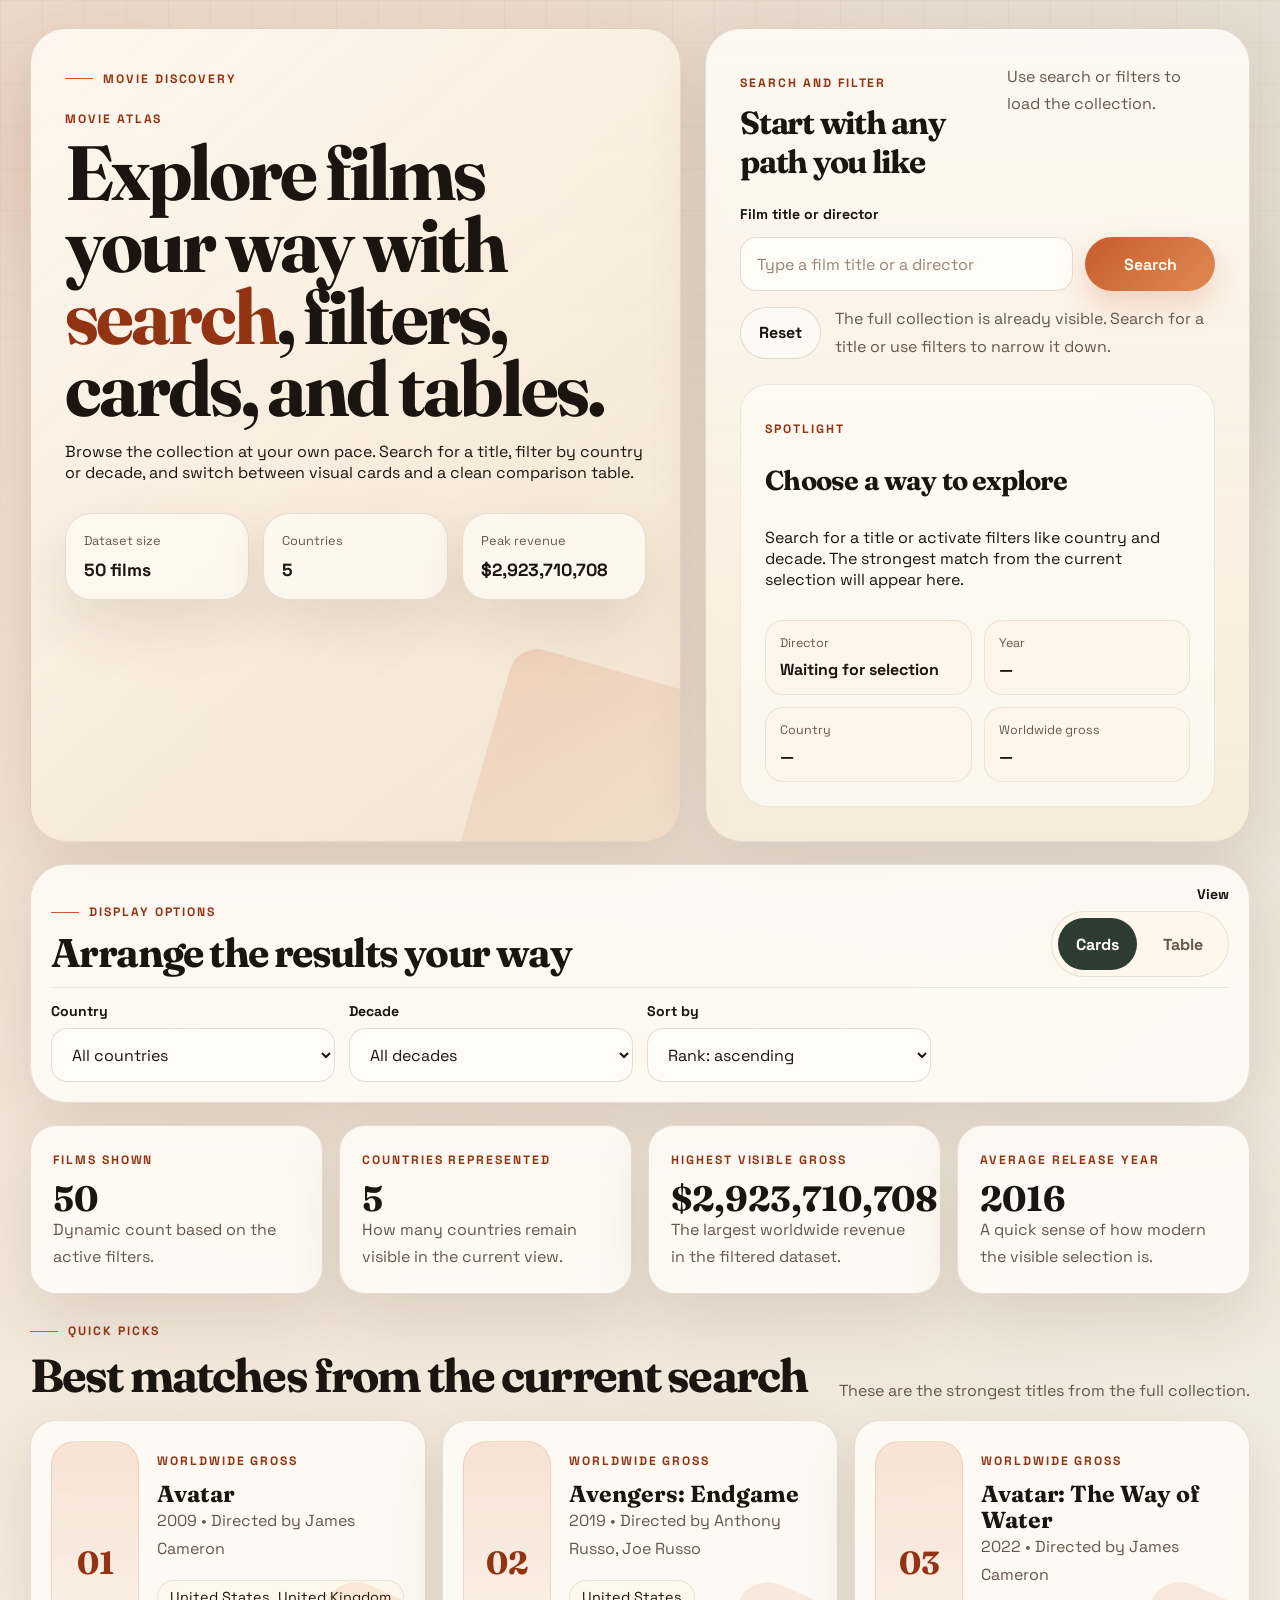
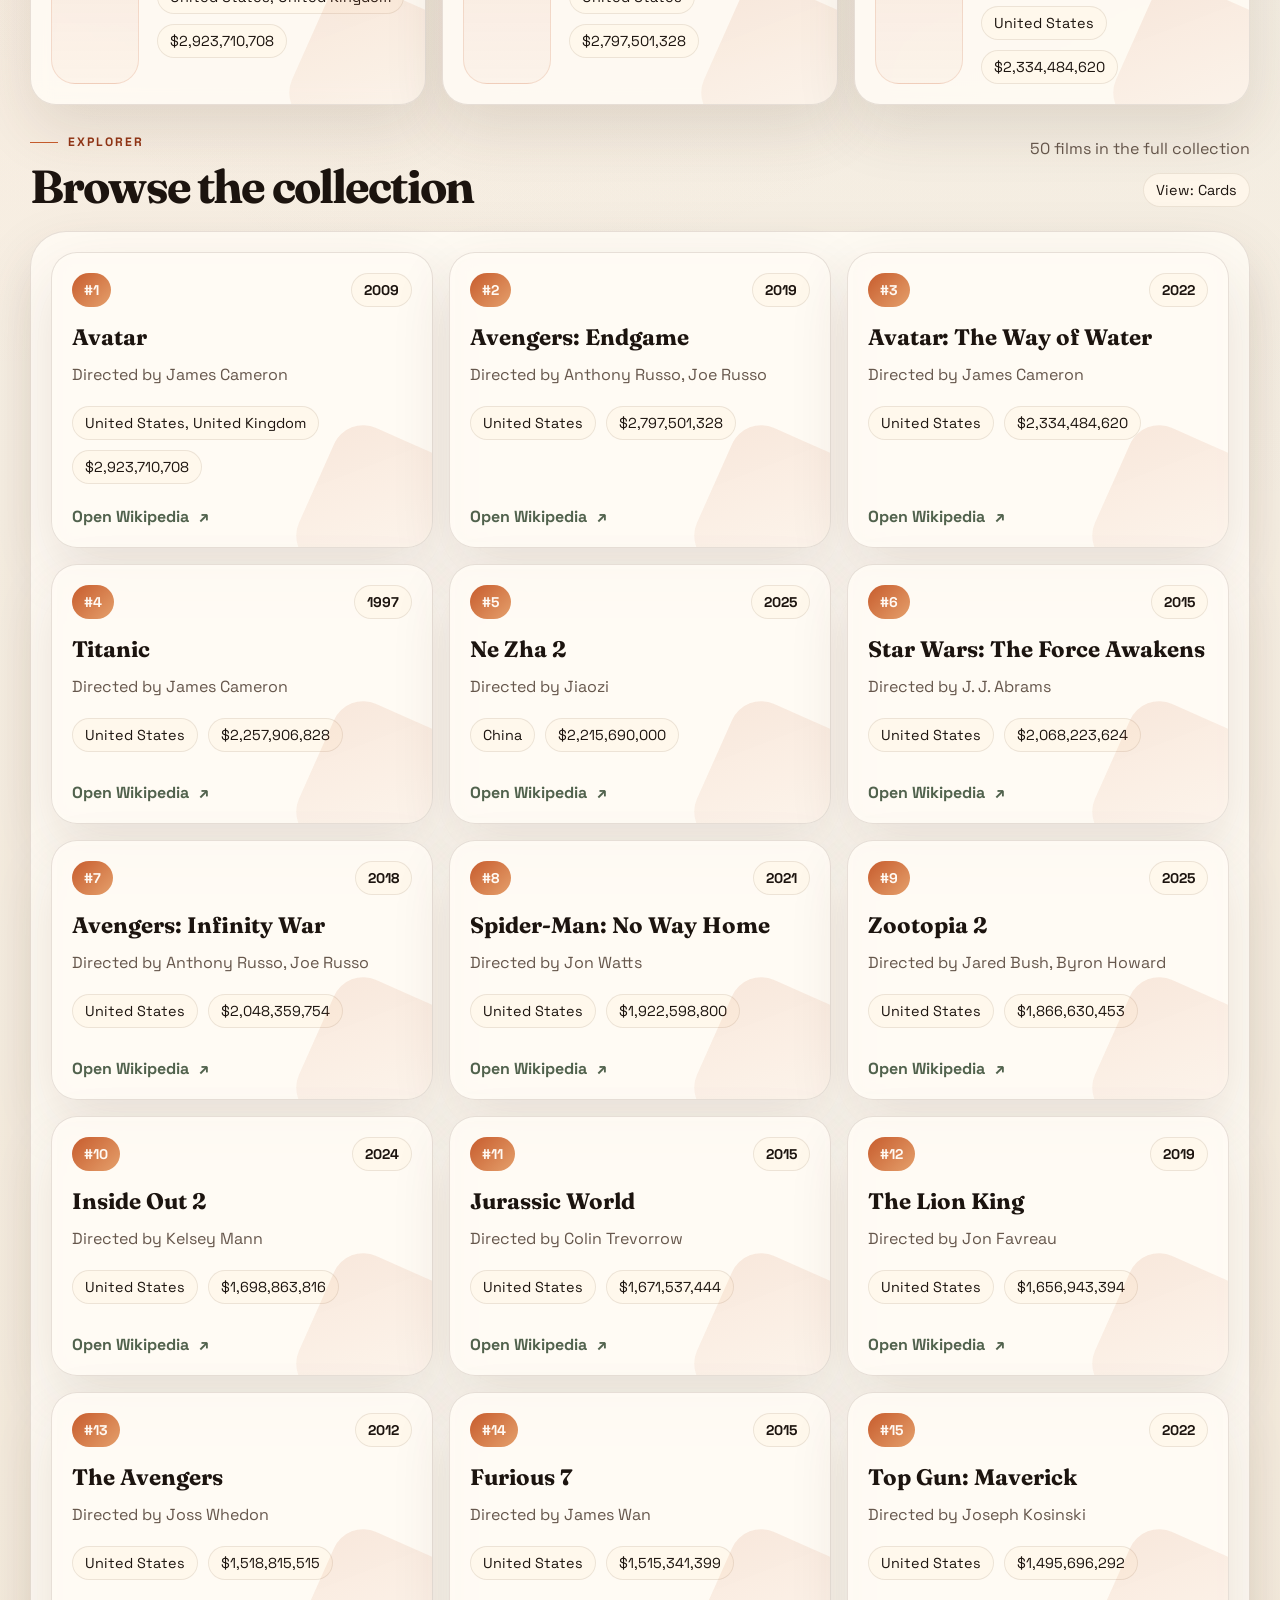
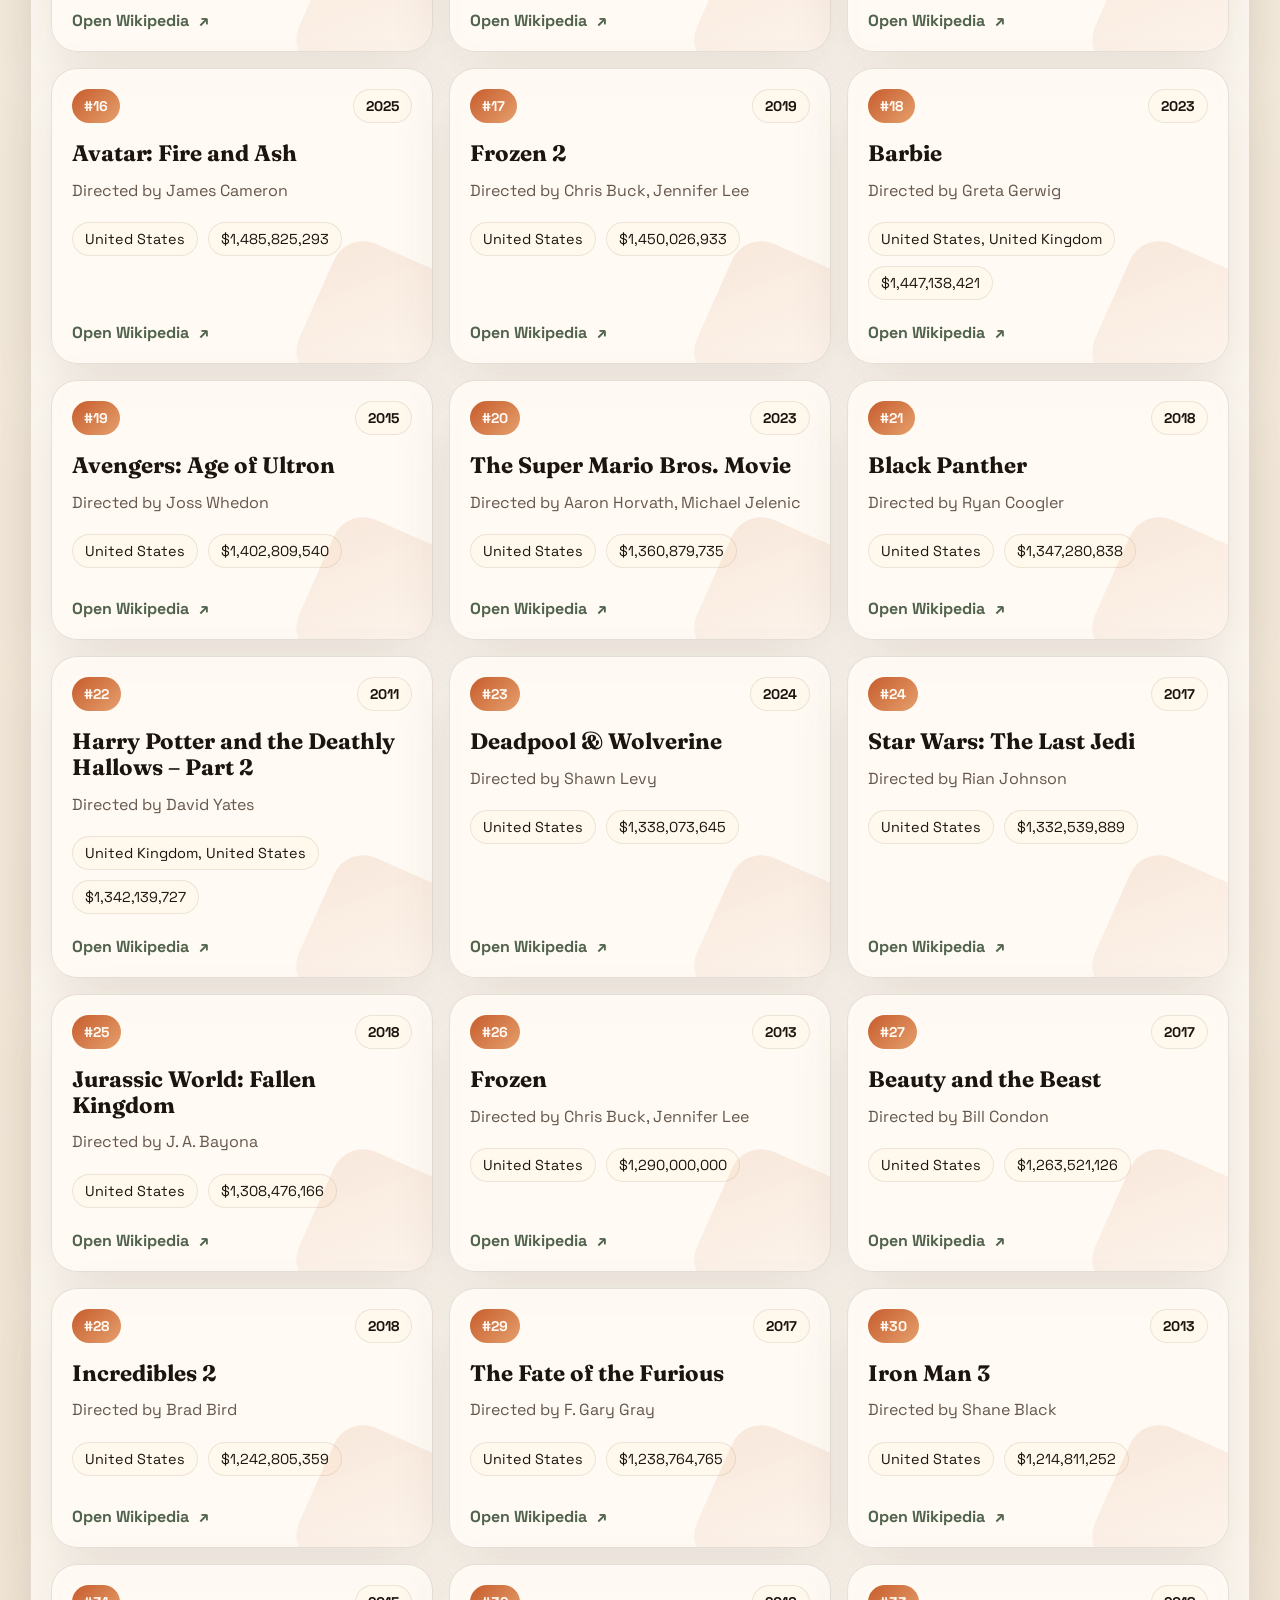
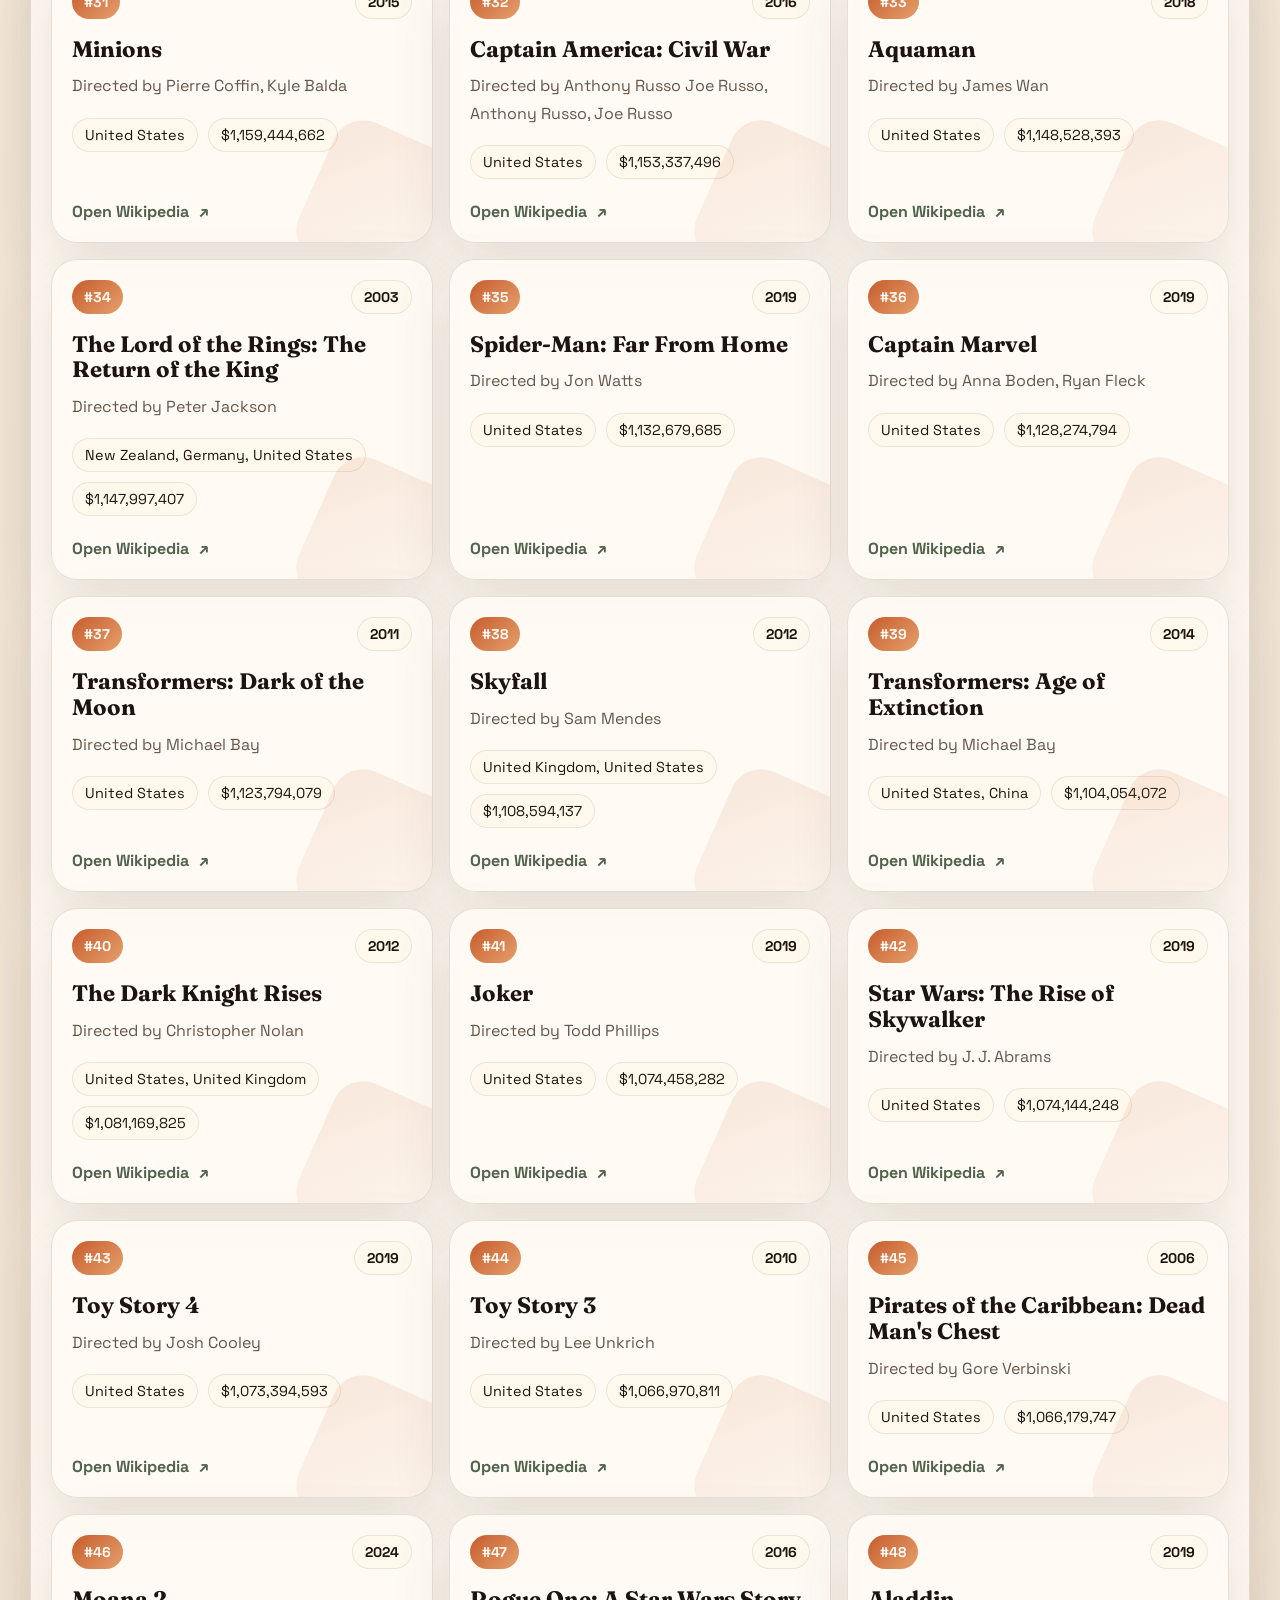
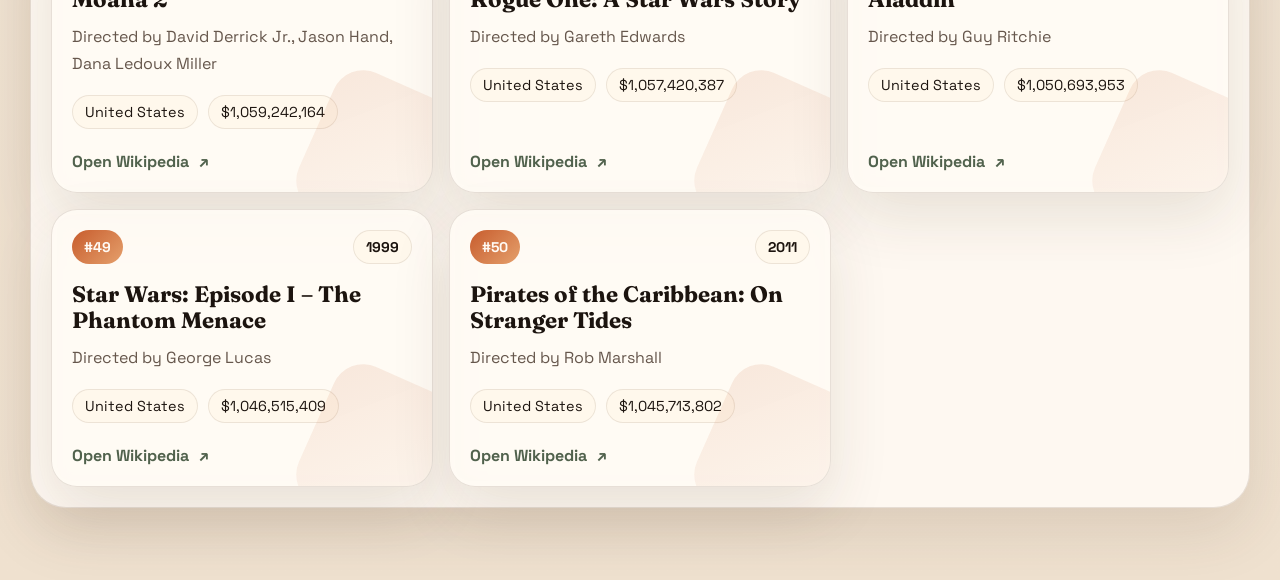
<file: docs/index.html>
<!DOCTYPE html>
<html lang="en">
  <head>
    <meta charset="UTF-8" />
    <meta name="viewport" content="width=device-width, initial-scale=1.0" />
    <title>Movie Atlas | Explore Popular Films</title>
    <meta
      name="description"
      content="Browse popular films, compare titles in cards or tables, and filter the collection by year, country, and release period."
    />
    <script>
      if ("scrollRestoration" in history) {
        history.scrollRestoration = "manual";
      }
      if (location.hash) {
        history.replaceState(null, "", location.pathname + location.search);
      }
      window.scrollTo(0, 0);
    </script>
    <link rel="preconnect" href="https://fonts.googleapis.com" />
    <link rel="preconnect" href="https://fonts.gstatic.com" crossorigin />
    <link
      href="https://fonts.googleapis.com/css2?family=Fraunces:opsz,wght@9..144,500;9..144,600;9..144,700&family=Space+Grotesk:wght@400;500;700&display=swap"
      rel="stylesheet"
    />
    <link rel="stylesheet" href="./style.css" />
  </head>
  <body>
    <div class="backdrop">
      <div class="orb orb-one"></div>
      <div class="orb orb-two"></div>
      <div class="orb orb-three"></div>
      <div class="grid-overlay"></div>
      <div class="noise"></div>
    </div>

    <main class="page" id="appRoot">
      <section class="hero shell">
        <div class="hero-copy">
          <span class="eyebrow">Movie Discovery</span>
          <p class="hero-kicker">Movie Atlas</p>
          <h1>
            Explore films your way with <span>search</span>, filters, cards, and tables.
          </h1>
          <p>
            Browse the collection at your own pace. Search for a title, filter by country or
            decade, and switch between visual cards and a clean comparison table.
          </p>

          <div class="hero-meta">
            <article class="mini-stat glass-card">
              <span>Dataset size</span>
              <strong id="heroFilmCount">0 films</strong>
            </article>
            <article class="mini-stat glass-card">
              <span>Countries</span>
              <strong id="heroCountryCount">0</strong>
            </article>
            <article class="mini-stat glass-card">
              <span>Peak revenue</span>
              <strong id="heroTopGross">$0</strong>
            </article>
          </div>
        </div>

        <aside class="hero-panel glass-card">
          <div class="search-panel-header">
            <div>
              <p class="panel-label">Search and filter</p>
              <h2>Start with any path you like</h2>
            </div>
            <p class="search-panel-note">Use search or filters to load the collection.</p>
          </div>

          <form class="search-form" id="searchForm">
            <label class="search-label" for="searchInput">Film title or director</label>
            <div class="search-row">
              <input
                id="searchInput"
                type="search"
                placeholder="Type a film title or a director"
                autocomplete="off"
              />
              <button class="primary-button search-submit" id="searchButton" type="submit">
                Search
              </button>
            </div>
            <div class="search-actions">
              <button class="ghost-button" id="resetButton" type="button">Reset</button>
              <p id="searchHint">Search for a title or use filters below to open the collection.</p>
            </div>
          </form>

          <div class="spotlight-panel">
            <p class="panel-label">Spotlight</p>
            <h3 id="spotlightTitle">Choose a way to explore</h3>
            <p id="spotlightDescription">
              Search for a title or activate filters like country and decade. The strongest match
              from the current selection will appear here.
            </p>
            <div class="spotlight-grid">
              <div>
                <span>Director</span>
                <strong id="spotlightDirector">Waiting for selection</strong>
              </div>
              <div>
                <span>Year</span>
                <strong id="spotlightYear">—</strong>
              </div>
              <div>
                <span>Country</span>
                <strong id="spotlightCountry">—</strong>
              </div>
              <div>
                <span>Worldwide gross</span>
                <strong id="spotlightGross">—</strong>
              </div>
            </div>
          </div>
        </aside>
      </section>

      <section class="controls-wrap shell">
        <div class="controls glass-card">
          <div class="controls-heading">
            <div>
              <span class="eyebrow">Display options</span>
              <h2>Arrange the results your way</h2>
            </div>
            <div class="view-group">
              <label>View</label>
              <div class="view-switch" role="group" aria-label="Choose display mode">
                <button
                  class="view-button is-active"
                  data-view="cards"
                  type="button"
                  aria-pressed="true"
                >
                  Cards
                </button>
                <button class="view-button" data-view="table" type="button" aria-pressed="false">
                  Table
                </button>
              </div>
            </div>
          </div>

          <div class="control-group">
            <label for="countryFilter">Country</label>
            <select id="countryFilter">
              <option value="all">All countries</option>
            </select>
          </div>

          <div class="control-group">
            <label for="decadeFilter">Decade</label>
            <select id="decadeFilter">
              <option value="all">All decades</option>
            </select>
          </div>

          <div class="control-group">
            <label for="sortSelect">Sort by</label>
            <select id="sortSelect">
              <option value="rank-asc">Rank: ascending</option>
              <option value="gross-desc">Gross: highest first</option>
              <option value="year-desc">Year: newest first</option>
              <option value="year-asc">Year: oldest first</option>
              <option value="title-asc">Title: A-Z</option>
            </select>
          </div>
        </div>
      </section>

      <section class="stats shell">
        <article class="stat-card glass-card">
          <span class="stat-label">Films shown</span>
          <strong id="filmCount">0</strong>
          <p>Dynamic count based on the active filters.</p>
        </article>
        <article class="stat-card glass-card">
          <span class="stat-label">Countries represented</span>
          <strong id="countryCount">0</strong>
          <p>How many countries remain visible in the current view.</p>
        </article>
        <article class="stat-card glass-card">
          <span class="stat-label">Highest visible gross</span>
          <strong id="topGross">$0</strong>
          <p>The largest worldwide revenue in the filtered dataset.</p>
        </article>
        <article class="stat-card glass-card">
          <span class="stat-label">Average release year</span>
          <strong id="averageYear">—</strong>
          <p>A quick sense of how modern the visible selection is.</p>
        </article>
      </section>

      <section class="featured shell" id="featuredSection">
        <div class="section-heading">
          <div>
            <span class="eyebrow">Quick picks</span>
            <h2>Best matches from the current search</h2>
          </div>
          <p id="featuredSummary">
            Use search or filters first, then these highlight cards will appear here.
          </p>
        </div>
        <div class="featured-grid" id="featuredGrid"></div>
      </section>

      <section class="results shell" id="results">
        <div class="section-heading results-heading">
          <div>
            <span class="eyebrow">Explorer</span>
            <h2>Browse the collection</h2>
          </div>
          <div class="results-info">
            <p id="resultsSummary">Loading collection...</p>
            <div class="active-filters" id="activeFilters"></div>
          </div>
        </div>

        <div class="results-panel glass-card">
          <div class="cards-view" id="cardsView"></div>

          <div class="table-view hidden" id="tableView">
            <div class="table-wrap">
              <table>
                <thead>
                  <tr>
                    <th>Rank</th>
                    <th>Film</th>
                    <th>Year</th>
                    <th>Director</th>
                    <th>Country</th>
                    <th>Worldwide Gross</th>
                  </tr>
                </thead>
                <tbody id="filmsTableBody"></tbody>
              </table>
            </div>
          </div>

          <div class="empty-state hidden" id="emptyState">
            <h3>No films match these filters</h3>
            <p>Try another film title or reset the filters to bring matching results back.</p>
          </div>
        </div>
      </section>
    </main>

    <template id="filmCardTemplate">
      <article class="film-card glass-card">
        <div class="film-card-top">
          <span class="rank-badge"></span>
          <span class="year-pill"></span>
        </div>
        <h3 class="film-title"></h3>
        <p class="film-director"></p>
        <div class="film-meta-row">
          <span class="meta-chip film-country"></span>
          <span class="meta-chip film-gross"></span>
        </div>
        <a class="film-link" target="_blank" rel="noreferrer">Open Wikipedia</a>
      </article>
    </template>

    <template id="featuredCardTemplate">
      <article class="featured-card glass-card">
        <div class="featured-rank"></div>
        <div class="featured-content">
          <p class="featured-label">Worldwide gross</p>
          <h3 class="featured-title"></h3>
          <p class="featured-subtitle"></p>
          <div class="featured-footer">
            <span class="featured-country"></span>
            <span class="featured-gross"></span>
          </div>
        </div>
      </article>
    </template>

    <script src="./script.js"></script>
  </body>
</html>
</file>
<file: docs/style.css>
:root {
  --bg: #f5efe4;
  --bg-secondary: #efe2cf;
  --paper: rgba(255, 251, 244, 0.9);
  --paper-strong: #fffaf1;
  --ink: #1c140f;
  --muted: #66574c;
  --line: rgba(86, 62, 44, 0.14);
  --accent: #c75c2d;
  --accent-strong: #923414;
  --accent-soft: #f2c8a4;
  --olive: #51624d;
  --cream: #fff7ea;
  --shadow: 0 24px 60px rgba(75, 49, 31, 0.12);
  --radius-xl: 36px;
  --radius-lg: 26px;
  --radius-md: 18px;
  --radius-sm: 14px;
  --shell-width: min(1220px, calc(100% - 32px));
}

* {
  box-sizing: border-box;
}

html {
  scroll-behavior: smooth;
}

body {
  margin: 0;
  min-height: 100vh;
  overflow-x: hidden;
  font-family: "Space Grotesk", "Segoe UI", sans-serif;
  color: var(--ink);
  background:
    radial-gradient(circle at top left, rgba(199, 92, 45, 0.16), transparent 28%),
    radial-gradient(circle at top right, rgba(81, 98, 77, 0.12), transparent 30%),
    linear-gradient(180deg, #fbf6ee 0%, #f4eadb 52%, #efe1cf 100%);
}

body::selection {
  background: rgba(199, 92, 45, 0.22);
}

button,
input,
select {
  font: inherit;
}

button {
  cursor: pointer;
}

a {
  color: inherit;
  text-decoration: none;
}

.backdrop {
  position: fixed;
  inset: 0;
  pointer-events: none;
  z-index: 0;
}

.orb {
  position: absolute;
  border-radius: 50%;
  filter: blur(30px);
  opacity: 0.55;
  animation: drift 12s ease-in-out infinite;
}

.orb-one {
  top: 20px;
  left: -70px;
  width: 300px;
  height: 300px;
  background: radial-gradient(circle, rgba(199, 92, 45, 0.2), transparent 68%);
}

.orb-two {
  top: 180px;
  right: -60px;
  width: 340px;
  height: 340px;
  background: radial-gradient(circle, rgba(81, 98, 77, 0.22), transparent 72%);
  animation-delay: -4s;
}

.orb-three {
  bottom: 110px;
  left: 36%;
  width: 260px;
  height: 260px;
  background: radial-gradient(circle, rgba(242, 200, 164, 0.35), transparent 74%);
  animation-delay: -6s;
}

.grid-overlay {
  position: absolute;
  inset: 0;
  background-image:
    linear-gradient(rgba(115, 85, 60, 0.05) 1px, transparent 1px),
    linear-gradient(90deg, rgba(115, 85, 60, 0.05) 1px, transparent 1px);
  background-size: 42px 42px;
  mask-image: linear-gradient(180deg, rgba(255, 255, 255, 0.8), transparent 88%);
}

.noise {
  position: absolute;
  inset: 0;
  opacity: 0.05;
  background-image:
    radial-gradient(circle at 20% 20%, rgba(83, 56, 39, 0.7) 0 0.6px, transparent 0.7px),
    radial-gradient(circle at 70% 45%, rgba(83, 56, 39, 0.6) 0 0.6px, transparent 0.7px),
    radial-gradient(circle at 50% 82%, rgba(83, 56, 39, 0.5) 0 0.6px, transparent 0.7px);
  background-size: 120px 120px;
}

.page {
  position: relative;
  z-index: 1;
  padding: 28px 0 72px;
}

.shell {
  width: var(--shell-width);
  margin: 0 auto;
}

.glass-card {
  background: var(--paper);
  border: 1px solid var(--line);
  box-shadow: var(--shadow);
  backdrop-filter: blur(10px);
  -webkit-backdrop-filter: blur(10px);
}

.hero {
  display: grid;
  grid-template-columns: minmax(0, 1.1fr) minmax(320px, 0.92fr);
  gap: 24px;
  align-items: stretch;
}

.hero-copy,
.hero-panel {
  border-radius: var(--radius-xl);
  padding: 34px;
}

.hero-copy {
  position: relative;
  overflow: hidden;
  background:
    linear-gradient(140deg, rgba(255, 249, 241, 0.95), rgba(244, 229, 209, 0.88)),
    linear-gradient(180deg, rgba(199, 92, 45, 0.08), rgba(81, 98, 77, 0.04));
  border: 1px solid rgba(114, 83, 58, 0.16);
  box-shadow: var(--shadow);
}

.hero-copy::before {
  content: "";
  position: absolute;
  inset: auto -40px -70px auto;
  width: 240px;
  height: 240px;
  border-radius: 28px;
  transform: rotate(16deg);
  background: linear-gradient(135deg, rgba(199, 92, 45, 0.16), rgba(242, 200, 164, 0.06));
}

.hero-kicker,
.eyebrow,
.panel-label,
.stat-label,
.featured-label,
.placeholder-label {
  text-transform: uppercase;
  letter-spacing: 0.16em;
  font-size: 0.76rem;
  font-weight: 700;
  color: var(--accent-strong);
}

.eyebrow {
  display: inline-flex;
  align-items: center;
  gap: 10px;
}

.eyebrow::before {
  content: "";
  width: 28px;
  height: 1px;
  background: var(--accent);
}

.hero-kicker {
  margin: 24px 0 10px;
}

.hero h1,
.section-heading h2,
.controls-heading h2 {
  margin: 0;
  font-family: "Fraunces", Georgia, serif;
  letter-spacing: -0.04em;
}

.hero h1 {
  max-width: 11ch;
  font-size: clamp(3rem, 6vw, 5.1rem);
  line-height: 0.94;
}

.hero h1 span {
  color: var(--accent-strong);
}

.hero-copy > p:last-child {
  max-width: 60ch;
  margin-top: 20px;
  color: var(--muted);
  font-size: 1.02rem;
  line-height: 1.8;
}

.hero-meta {
  display: grid;
  grid-template-columns: repeat(3, minmax(0, 1fr));
  gap: 14px;
  margin-top: 30px;
}

.mini-stat,
.stat-card,
.featured-card,
.film-card,
.placeholder-card {
  border-radius: var(--radius-lg);
}

.mini-stat {
  padding: 18px;
  background: rgba(255, 249, 241, 0.85);
}

.mini-stat span {
  display: block;
  color: var(--muted);
  font-size: 0.8rem;
}

.mini-stat strong {
  display: block;
  margin-top: 10px;
  font-size: 1.1rem;
}

.hero-panel {
  display: flex;
  flex-direction: column;
  gap: 24px;
  background:
    linear-gradient(180deg, rgba(255, 250, 243, 0.96), rgba(248, 237, 221, 0.9)),
    linear-gradient(160deg, rgba(81, 98, 77, 0.08), rgba(199, 92, 45, 0.08));
}

.search-panel-header {
  display: flex;
  align-items: flex-start;
  justify-content: space-between;
  gap: 16px;
}

.search-panel-header h2 {
  margin: 8px 0 0;
  font-family: "Fraunces", Georgia, serif;
  font-size: 2rem;
  letter-spacing: -0.04em;
}

.search-panel-note,
.search-actions p,
.hero-panel > p,
.stat-card p,
.section-heading p,
.results-info p,
.featured-subtitle,
.film-director,
.empty-state p,
.placeholder-card p {
  margin: 0;
  color: var(--muted);
  line-height: 1.7;
}

.search-form {
  display: grid;
  gap: 14px;
}

.search-label,
.control-group label,
.view-group label {
  font-size: 0.88rem;
  font-weight: 700;
  color: var(--ink);
}

.search-row {
  display: grid;
  grid-template-columns: minmax(0, 1fr) auto;
  gap: 12px;
}

.search-actions {
  display: flex;
  align-items: center;
  justify-content: space-between;
  gap: 14px;
}

.search-form input,
.control-group select {
  width: 100%;
  min-height: 54px;
  border-radius: 16px;
  border: 1px solid rgba(111, 84, 59, 0.18);
  background: rgba(255, 252, 247, 0.92);
  color: var(--ink);
  padding: 0 16px;
  outline: none;
  transition: border-color 180ms ease, box-shadow 180ms ease, transform 180ms ease;
}

.search-form input::placeholder {
  color: #9a8576;
}

.search-form input:focus,
.control-group select:focus {
  border-color: rgba(199, 92, 45, 0.55);
  box-shadow: 0 0 0 4px rgba(199, 92, 45, 0.12);
}

.primary-button,
.ghost-button,
.view-button {
  min-height: 52px;
  border-radius: 999px;
  transition:
    transform 180ms ease,
    box-shadow 180ms ease,
    background 180ms ease,
    color 180ms ease,
    border-color 180ms ease;
}

.primary-button {
  border: 0;
  padding: 0 22px;
  background: linear-gradient(135deg, #c75c2d, #e08a53);
  color: #fffaf2;
  font-weight: 700;
  box-shadow: 0 14px 30px rgba(199, 92, 45, 0.22);
}

.ghost-button {
  border: 1px solid rgba(111, 84, 59, 0.2);
  padding: 0 18px;
  background: rgba(255, 252, 247, 0.7);
  color: var(--ink);
  font-weight: 700;
}

.primary-button:hover,
.ghost-button:hover,
.view-button:hover,
.film-link:hover {
  transform: translateY(-2px);
}

.search-submit {
  min-width: 130px;
}

.spotlight-panel {
  display: grid;
  gap: 14px;
  padding: 24px;
  border-radius: 28px;
  background: rgba(255, 252, 247, 0.7);
  border: 1px solid rgba(111, 84, 59, 0.12);
}

.spotlight-panel h3 {
  margin: 0;
  font-family: "Fraunces", Georgia, serif;
  font-size: 1.7rem;
  letter-spacing: -0.03em;
}

.spotlight-grid {
  display: grid;
  grid-template-columns: repeat(2, minmax(0, 1fr));
  gap: 12px;
}

.spotlight-grid div {
  padding: 14px;
  border-radius: 18px;
  background: rgba(255, 247, 235, 0.9);
  border: 1px solid rgba(111, 84, 59, 0.12);
}

.spotlight-grid span {
  display: block;
  margin-bottom: 8px;
  color: var(--muted);
  font-size: 0.78rem;
}

.controls-wrap,
.stats,
.featured,
.results {
  margin-top: 22px;
}

.controls {
  display: grid;
  grid-template-columns: repeat(4, minmax(0, 1fr));
  gap: 14px;
  padding: 20px;
  border-radius: var(--radius-xl);
}

.controls-heading {
  display: flex;
  align-items: end;
  justify-content: space-between;
  gap: 20px;
  grid-column: 1 / -1;
  padding-bottom: 10px;
  border-bottom: 1px solid rgba(111, 84, 59, 0.12);
}

.controls-heading h2 {
  margin-top: 8px;
  font-size: clamp(1.7rem, 3.8vw, 2.5rem);
}

.control-group {
  display: flex;
  flex-direction: column;
  gap: 8px;
}

.view-group {
  display: flex;
  flex-direction: column;
  gap: 8px;
  align-items: flex-end;
}

.view-switch {
  display: inline-grid;
  grid-template-columns: repeat(2, minmax(0, 1fr));
  gap: 6px;
  padding: 6px;
  border-radius: 999px;
  background: rgba(255, 247, 235, 0.85);
  border: 1px solid rgba(111, 84, 59, 0.14);
}

.view-button {
  border: 0;
  padding: 0 18px;
  background: transparent;
  color: var(--muted);
  font-weight: 700;
}

.view-button.is-active {
  background: #2f3c31;
  color: #fffdf6;
}

.stats {
  display: grid;
  grid-template-columns: repeat(4, minmax(0, 1fr));
  gap: 16px;
}

.stat-card {
  padding: 22px;
}

.stat-card strong {
  display: block;
  margin-top: 12px;
  font-family: "Fraunces", Georgia, serif;
  font-size: 2.2rem;
  line-height: 1;
}

.section-heading {
  display: flex;
  align-items: flex-end;
  justify-content: space-between;
  gap: 20px;
  margin-bottom: 16px;
}

.section-heading h2 {
  margin-top: 8px;
  font-size: clamp(1.9rem, 4vw, 2.9rem);
}

.featured-grid {
  display: grid;
  grid-template-columns: repeat(3, minmax(0, 1fr));
  gap: 16px;
}

.featured-card,
.placeholder-card {
  position: relative;
  overflow: hidden;
  padding: 20px;
}

.featured-card {
  display: grid;
  grid-template-columns: 88px minmax(0, 1fr);
  gap: 18px;
}

.featured-card::after,
.film-card::before,
.placeholder-card::after {
  content: "";
  position: absolute;
  inset: auto -28px -42px auto;
  width: 150px;
  height: 150px;
  border-radius: 32px;
  transform: rotate(24deg);
  background: linear-gradient(135deg, rgba(199, 92, 45, 0.12), rgba(242, 200, 164, 0.04));
}

.featured-rank {
  display: flex;
  align-items: center;
  justify-content: center;
  border-radius: 24px;
  background: linear-gradient(180deg, rgba(199, 92, 45, 0.14), rgba(199, 92, 45, 0.04));
  border: 1px solid rgba(199, 92, 45, 0.16);
  font-family: "Fraunces", Georgia, serif;
  font-size: 2rem;
  font-weight: 700;
  color: var(--accent-strong);
}

.featured-title {
  margin: 10px 0 0;
  font-family: "Fraunces", Georgia, serif;
  font-size: 1.45rem;
  line-height: 1.12;
}

.featured-footer,
.film-meta-row,
.active-filters {
  display: flex;
  flex-wrap: wrap;
  gap: 10px;
}

.featured-footer {
  margin-top: 18px;
}

.featured-footer span,
.meta-chip,
.active-filter {
  display: inline-flex;
  align-items: center;
  min-height: 34px;
  padding: 0 12px;
  border-radius: 999px;
  background: rgba(255, 247, 235, 0.88);
  border: 1px solid rgba(111, 84, 59, 0.12);
  color: var(--ink);
  font-size: 0.9rem;
}

.results-heading {
  align-items: center;
}

.results-info {
  text-align: right;
}

.active-filters {
  justify-content: flex-end;
  margin-top: 10px;
}

.results-panel {
  border-radius: var(--radius-xl);
  padding: 20px;
}

.cards-view {
  display: grid;
  grid-template-columns: repeat(3, minmax(0, 1fr));
  gap: 16px;
}

.film-card {
  display: flex;
  flex-direction: column;
  min-height: 260px;
  padding: 20px;
  position: relative;
  overflow: hidden;
  transition: transform 220ms ease, box-shadow 220ms ease, border-color 220ms ease;
}

.film-card:hover {
  transform: translateY(-4px);
  box-shadow: 0 30px 60px rgba(75, 49, 31, 0.16);
  border-color: rgba(199, 92, 45, 0.25);
}

.film-card-top {
  display: flex;
  align-items: center;
  justify-content: space-between;
  gap: 10px;
}

.rank-badge,
.year-pill {
  display: inline-flex;
  align-items: center;
  min-height: 34px;
  padding: 0 12px;
  border-radius: 999px;
  font-size: 0.88rem;
  font-weight: 700;
}

.rank-badge {
  background: linear-gradient(135deg, #c75c2d, #e5a06c);
  color: #fffaf4;
}

.year-pill {
  background: rgba(255, 247, 235, 0.88);
  border: 1px solid rgba(111, 84, 59, 0.12);
}

.film-title {
  margin: 18px 0 0;
  font-family: "Fraunces", Georgia, serif;
  font-size: 1.4rem;
  line-height: 1.15;
}

.film-director {
  margin-top: 10px;
}

.film-meta-row {
  margin-top: 18px;
}

.film-link {
  display: inline-flex;
  align-items: center;
  gap: 10px;
  margin-top: auto;
  padding-top: 22px;
  color: var(--olive);
  font-weight: 700;
}

.film-link::after {
  content: "↗";
  font-size: 1rem;
}

.placeholder-card {
  min-height: 190px;
  display: flex;
  flex-direction: column;
  justify-content: center;
  gap: 12px;
}

.placeholder-card h3,
.empty-state h3 {
  margin: 0;
  font-family: "Fraunces", Georgia, serif;
  font-size: 1.6rem;
}

.table-wrap {
  overflow-x: auto;
}

.table-view table {
  width: 100%;
  border-collapse: collapse;
}

.table-view th,
.table-view td {
  padding: 16px 14px;
  text-align: left;
  border-bottom: 1px solid rgba(111, 84, 59, 0.12);
  vertical-align: top;
}

.table-view th {
  position: sticky;
  top: 0;
  background: rgba(255, 250, 243, 0.98);
  text-transform: uppercase;
  letter-spacing: 0.08em;
  font-size: 0.76rem;
  color: var(--muted);
}

.table-view tbody tr {
  transition: background 180ms ease;
}

.table-view tbody tr:hover {
  background: rgba(199, 92, 45, 0.05);
}

.table-title-link {
  color: var(--accent-strong);
  font-weight: 700;
}

.empty-state {
  padding: 60px 20px;
  text-align: center;
}

.hidden {
  display: none !important;
}

@keyframes drift {
  0%,
  100% {
    transform: translate3d(0, 0, 0);
  }
  50% {
    transform: translate3d(0, -16px, 0);
  }
}

@media (max-width: 1180px) {
  .hero {
    grid-template-columns: 1fr;
  }

  .controls,
  .stats,
  .featured-grid,
  .cards-view {
    grid-template-columns: repeat(2, minmax(0, 1fr));
  }

  .controls-heading {
    flex-direction: column;
    align-items: flex-start;
  }

  .view-group {
    align-items: flex-start;
  }
}

@media (max-width: 860px) {
  .page {
    padding-top: 12px;
  }

  .hero-copy,
  .hero-panel,
  .results-panel,
  .stat-card,
  .featured-card,
  .film-card,
  .placeholder-card {
    padding: 22px;
  }

  .hero-meta,
  .controls,
  .stats,
  .featured-grid,
  .cards-view,
  .spotlight-grid,
  .search-row {
    grid-template-columns: 1fr;
  }

  .section-heading,
  .results-heading,
  .search-panel-header,
  .search-actions {
    align-items: flex-start;
    flex-direction: column;
  }

  .results-info {
    width: 100%;
    text-align: left;
  }

  .active-filters {
    justify-content: flex-start;
  }

  .featured-card {
    grid-template-columns: 1fr;
  }

  .featured-rank {
    min-height: 76px;
  }
}

@media (max-width: 640px) {
  :root {
    --shell-width: calc(100% - 20px);
  }

  .hero h1 {
    max-width: 100%;
    font-size: 2.8rem;
  }

  .search-submit,
  .ghost-button,
  .view-switch {
    width: 100%;
  }

  .view-switch {
    display: grid;
  }
}

@media (prefers-reduced-motion: reduce) {
  html {
    scroll-behavior: auto;
  }

  *,
  *::before,
  *::after {
    animation: none !important;
    transition: none !important;
  }
}
</file>
